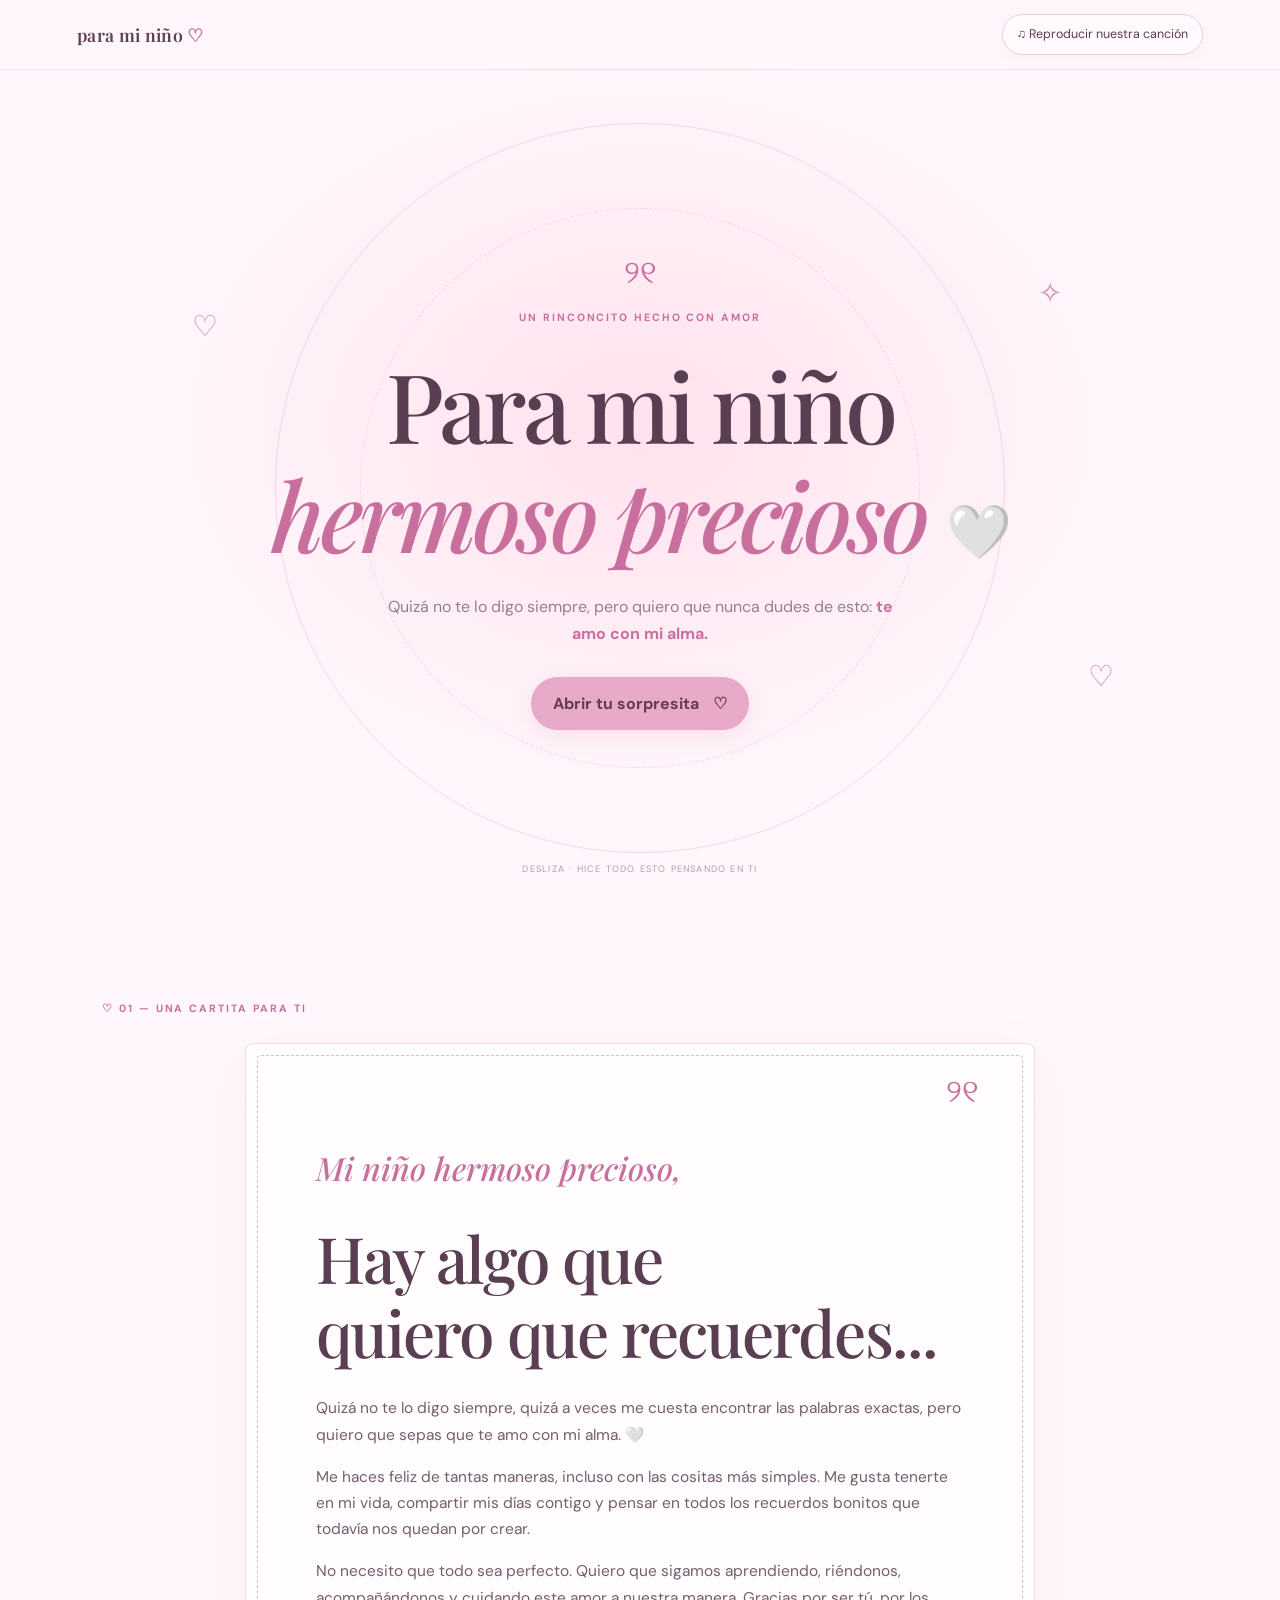
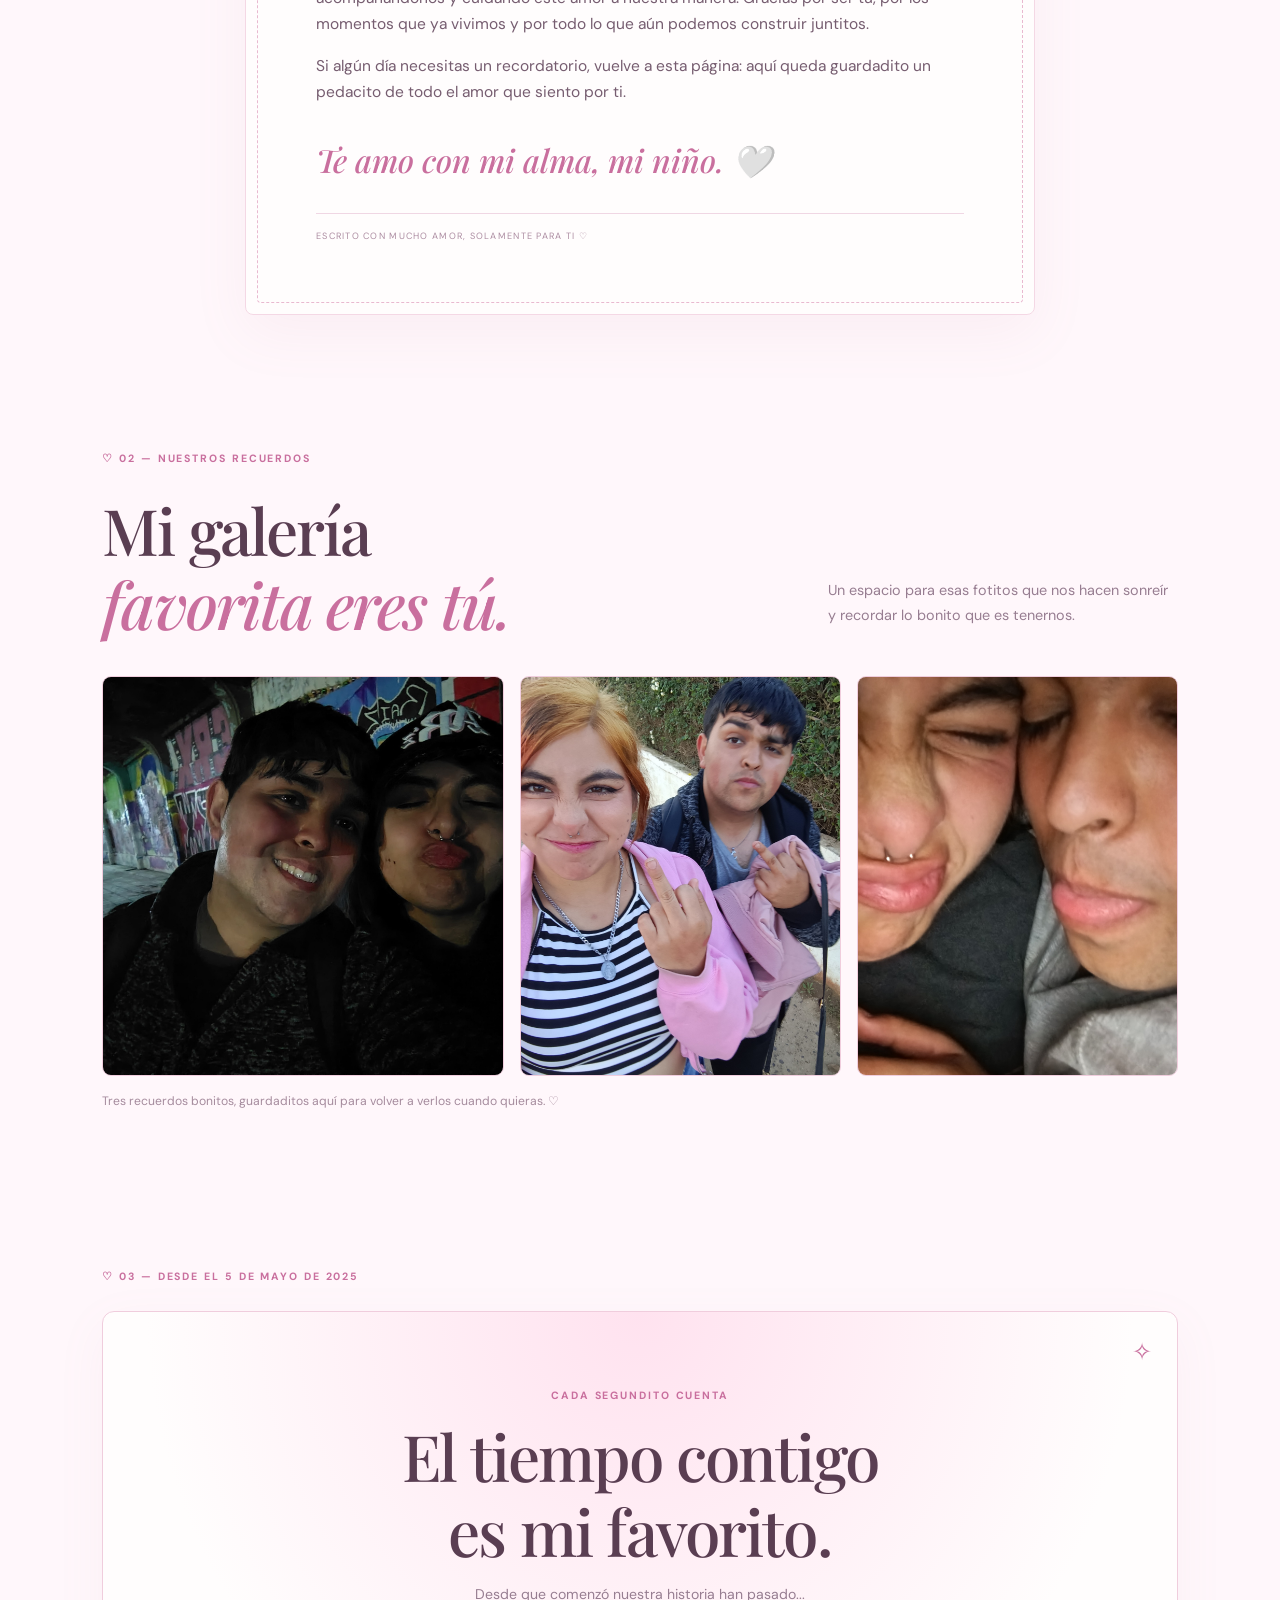
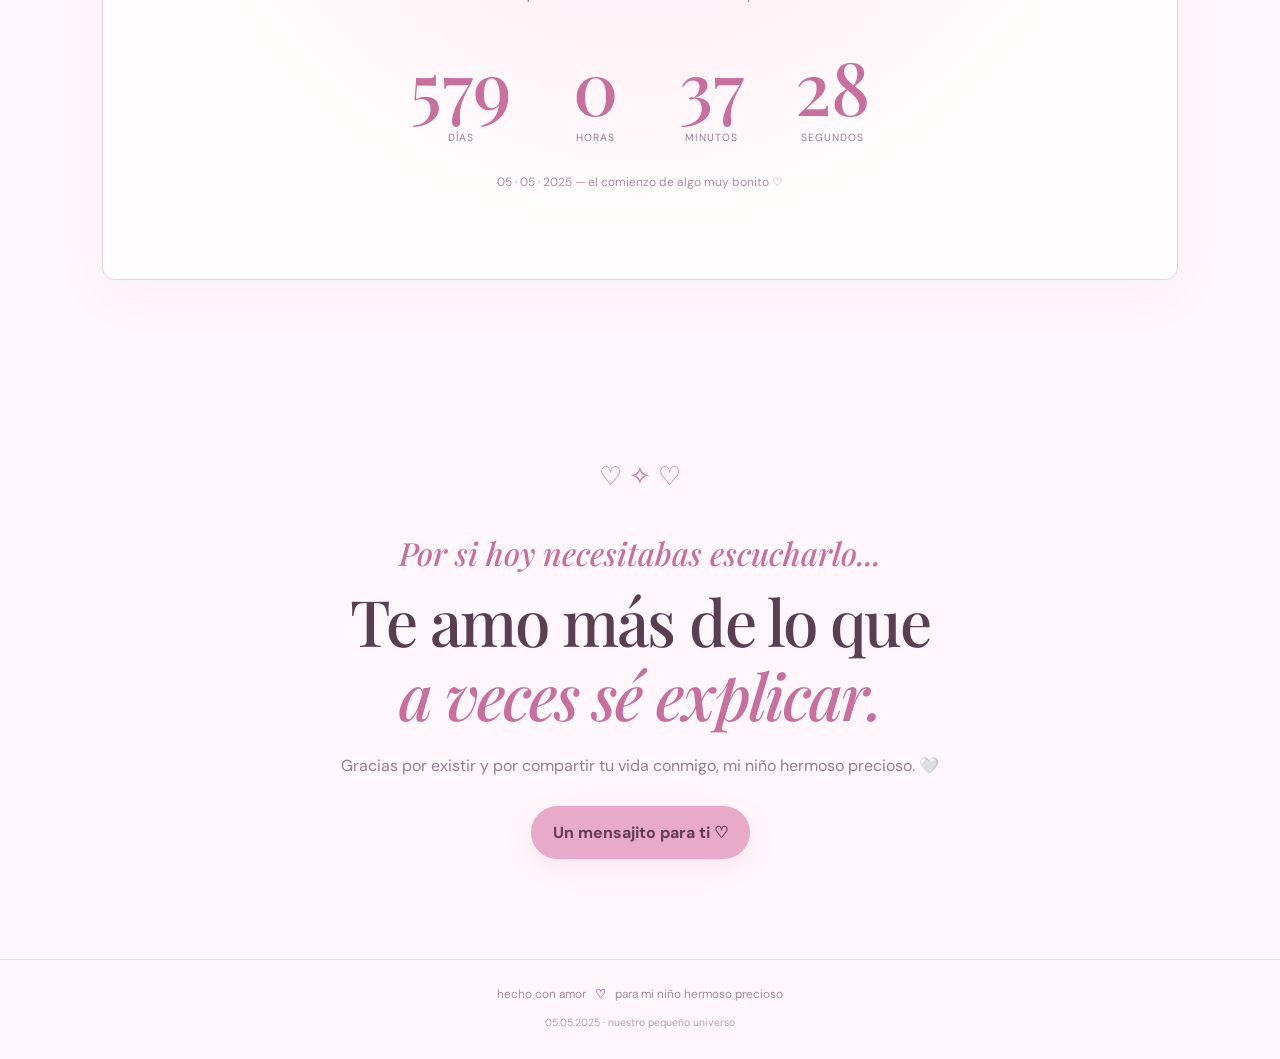
<file: index.html>
<!doctype html>
<html lang="es">


  <head>
  <meta charset="utf-8">
  <meta name="viewport" content="width=device-width, initial-scale=1">
  <meta name="theme-color" content="#fff2f8">
  <meta name="description" content="Un rinconcito dulce hecho con amor para mi niño hermoso precioso.">
  <title>Para mi niño hermoso precioso 🤍</title>
  <link rel="stylesheet" href="styles.css">
</head>
<body>
  <div class="sparkle-field" aria-hidden="true"><span>✧</span><span>♡</span><span>✦</span><span>♡</span><span>✧</span><span>✦</span><span>♡</span></div>
  <header class="topbar">
    <a class="brand" href="#inicio">para mi niño <span>♡</span></a>
    <button class="music-toggle" id="musicToggle" type="button" aria-pressed="false">♫ <span>Reproducir nuestra canción</span></button>
  </header>

  <main>
    <section class="hero" id="inicio">
      <div class="halo halo-one"></div><div class="halo halo-two"></div>
      <div class="hero-bow" aria-hidden="true">୨୧</div>
      <p class="eyebrow">UN RINCONCITO HECHO CON AMOR</p>
      <h1>Para mi niño<br><em>hermoso precioso</em> <span class="heart">🤍</span></h1>
      <p class="hero-copy">Quizá no te lo digo siempre, pero quiero que nunca dudes de esto: <strong>te amo con mi alma.</strong></p>
      <button class="primary-btn" id="surpriseBtn" type="button">Abrir tu sorpresita <span>♡</span></button>
      <div class="floating-heart h1">♡</div><div class="floating-heart h2">✧</div><div class="floating-heart h3">♡</div>
      <div class="scroll-note">DESLIZA · HICE TODO ESTO PENSANDO EN TI</div>
    </section>

    <section class="section intro" id="carta">
      <div class="section-label">♡ 01 — UNA CARTITA PARA TI</div>
      <div class="letter-card">
        <div class="letter-deco">୨୧</div>
        <p class="script">Mi niño hermoso precioso,</p>
        <h2>Hay algo que<br>quiero que recuerdes...</h2>
        <p>Quizá no te lo digo siempre, quizá a veces me cuesta encontrar las palabras exactas, pero quiero que sepas que te amo con mi alma. 🤍</p>
        <p>Me haces feliz de tantas maneras, incluso con las cositas más simples. Me gusta tenerte en mi vida, compartir mis días contigo y pensar en todos los recuerdos bonitos que todavía nos quedan por crear.</p>
        <p>No necesito que todo sea perfecto. Quiero que sigamos aprendiendo, riéndonos, acompañándonos y cuidando este amor a nuestra manera. Gracias por ser tú, por los momentos que ya vivimos y por todo lo que aún podemos construir juntitos.</p>
        <p>Si algún día necesitas un recordatorio, vuelve a esta página: aquí queda guardadito un pedacito de todo el amor que siento por ti.</p>
        <p class="script signoff">Te amo con mi alma, mi niño. 🤍</p>
        <div class="letter-footer">ESCRITO CON MUCHO AMOR, SOLAMENTE PARA TI ♡</div>
      </div>
    </section>

    <section class="section memories" id="recuerdos">
      <div class="section-label">♡ 02 — NUESTROS RECUERDOS</div>
      <div class="section-heading">
        <h2>Mi galería<br><em>favorita eres tú.</em></h2>
        <p>Un espacio para esas fotitos que nos hacen sonreír y recordar lo bonito que es tenernos.</p>
      </div>
      <div class="photo-grid">
        <div class="photo-slot large">
          <img id="preview1" src="assets/photo1_20261013_234602_0000.png" alt="Nuestro recuerdo favorito" loading="lazy">
        </div>
        <div class="photo-slot">
          <img id="preview2" src="assets/photo2_20261013_234652_0000.png" alt="Un día bonito" loading="lazy">
        </div>
        <div class="photo-slot">
          <img id="preview3" src="assets/photo3_20261013_234741_0000.png" alt="Una foto de nosotros" loading="lazy">
        </div>
      </div>
      <p class="photo-tip">Tres recuerdos bonitos, guardaditos aquí para volver a verlos cuando quieras. ♡</p>
    </section>

    <section class="section timer-section" id="contador">
      <div class="section-label">♡ 03 — DESDE EL 5 DE MAYO DE 2025</div>
      <div class="timer-panel">
        <span class="tiny-star">✧</span>
        <p class="eyebrow">CADA SEGUNDITO CUENTA</p>
        <h2>El tiempo contigo<br>es mi favorito.</h2>
        <p class="timer-caption">Desde que comenzó nuestra historia han pasado...</p>
        <div class="counter" aria-live="polite">
          <div><strong id="days">—</strong><span>días</span></div>
          <div><strong id="hours">—</strong><span>horas</span></div>
          <div><strong id="minutes">—</strong><span>minutos</span></div>
          <div><strong id="seconds">—</strong><span>segundos</span></div>
        </div>
        <p class="date-caption">05 · 05 · 2025 — el comienzo de algo muy bonito ♡</p>
      </div>
    </section>

    <section class="section final-note">
      <div class="final-sparkle">♡ ✧ ♡</div>
      <p class="script">Por si hoy necesitabas escucharlo...</p>
      <h2>Te amo más de lo que<br><em>a veces sé explicar.</em></h2>
      <p>Gracias por existir y por compartir tu vida conmigo, mi niño hermoso precioso. 🤍</p>
      <button class="primary-btn" id="heartBtn" type="button">Un mensajito para ti ♡</button>
      <p id="heartMessage" class="heart-message" hidden>Mi niño precioso: te mando un abrazo enorme, un besito en la frente y todo mi amor. Siempre guarda este recordatorio cerquita de tu corazón. 🤍</p>
    </section>
  </main>

  <footer><span>hecho con amor</span> <b>♡</b> <span>para mi niño hermoso precioso</span><small>05.05.2025 · nuestro pequeño universo</small></footer>

  <audio id="bgMusic" loop preload="none">
    <!-- Copia tu MP3 a la carpeta assets y ponle el nombre cancion.mp3 -->
    <source src="assets/cancion.mp3" type="audio/mpeg">
  </audio>
  <script src="script.js"></script>
</body>
</html>
</file>
<file: styles.css>
@import url('https://fonts.googleapis.com/css2?family=DM+Sans:wght@400;500;600;700&family=Playfair+Display:ital,wght@0,500;0,600;0,700;1,500;1,600&display=swap');
:root{--bg:#fff7fb;--panel:#fffafd;--ink:#5a3e52;--muted:#977d91;--pink:#e9a9c8;--pinkdeep:#c96f9e;--pinklight:#ffe4f0;--line:#f0cddd;--serif:'Playfair Display',Georgia,serif;--sans:'DM Sans',Arial,sans-serif}
*{box-sizing:border-box}html{scroll-behavior:smooth;scroll-padding-top:80px}body{margin:0;background:var(--bg);color:var(--ink);font-family:var(--sans);line-height:1.7;overflow-x:hidden}.topbar{height:70px;position:sticky;top:0;z-index:10;display:flex;align-items:center;justify-content:space-between;padding:0 clamp(18px,6vw,85px);background:#fff7fbe8;backdrop-filter:blur(14px);border-bottom:1px solid #f0cddd90}.brand{color:var(--ink);font:600 1.1rem var(--serif);text-decoration:none;letter-spacing:.02em}.brand span{color:var(--pinkdeep)}button{font:inherit;cursor:pointer}.music-toggle{background:#fffafd;border:1px solid var(--line);color:var(--ink);padding:9px 14px;border-radius:999px;font-size:.78rem;box-shadow:0 4px 15px #b96b9110}.music-toggle:hover,.music-toggle[aria-pressed=true]{background:var(--pinklight);border-color:var(--pink)}.hero{min-height:calc(100svh - 70px);display:flex;flex-direction:column;align-items:center;justify-content:center;text-align:center;padding:80px 22px 75px;position:relative;isolation:isolate;overflow:hidden;background:radial-gradient(ellipse at 50% 43%,#ffe1ee 0%,#fff7fb 56%,#fff7fb 100%)}.halo{position:absolute;border:1px solid #e9a9c866;border-radius:50%;z-index:-1}.halo-one{width:min(85vw,730px);aspect-ratio:1}.halo-two{width:min(68vw,560px);aspect-ratio:1;border-style:dashed;animation:spin 100s linear infinite}.hero-bow{font-size:2rem;color:var(--pinkdeep);margin-bottom:10px}.eyebrow,.section-label{font-size:.66rem;letter-spacing:.18em;font-weight:700;color:var(--pinkdeep);margin:0 0 23px}.hero h1{font:500 clamp(2.65rem,7.5vw,6.3rem)/1.14 var(--serif);letter-spacing:-.04em;margin:0;max-width:1000px}.hero h1 em,.section-heading em,.final-note h2 em{color:var(--pinkdeep);font-weight:500}.heart{font-size:.55em;vertical-align:middle}.hero-copy{color:var(--muted);max-width:510px;margin:24px auto 30px;font-size:1rem}.hero-copy strong{color:var(--pinkdeep);font-weight:700}.primary-btn{border:0;border-radius:999px;background:var(--pink);color:#633d55;font-weight:700;padding:13px 22px;box-shadow:0 8px 25px #d77eaa25;transition:transform .2s,background .2s}.primary-btn:hover{transform:translateY(-2px);background:#f2bfd7}.primary-btn span{margin-left:10px}.floating-heart{position:absolute;color:#d98bb2;font-size:1.8rem;animation:float 5s ease-in-out infinite}.h1{left:15%;top:28%}.h2{right:17%;top:24%;animation-delay:-2s}.h3{right:13%;bottom:24%;animation-delay:-3.4s}.scroll-note{position:absolute;bottom:22px;font-size:.58rem;letter-spacing:.13em;color:#b49aab}.sparkle-field span{position:fixed;z-index:-1;color:#e7a4c5;opacity:.5;pointer-events:none}.sparkle-field span:nth-child(1){top:18%;left:4%}.sparkle-field span:nth-child(2){top:46%;right:5%;font-size:1.5rem}.sparkle-field span:nth-child(3){top:73%;left:7%}.sparkle-field span:nth-child(4){top:84%;right:8%;font-size:1.3rem}.sparkle-field span:nth-child(5){top:62%;right:3%}.sparkle-field span:nth-child(6){top:10%;right:25%}.section{padding:100px clamp(20px,8vw,125px);max-width:1300px;margin:auto}.section-label{margin-bottom:25px}.letter-card{max-width:790px;margin:auto;background:#fffdfd;color:var(--ink);padding:clamp(30px,6vw,70px);position:relative;border:1px solid #f4d8e5;box-shadow:0 18px 55px #bd7f9b14;border-radius:8px}.letter-card:before{content:"";position:absolute;inset:11px;border:1px dashed #e9b9d0;pointer-events:none;border-radius:4px}.letter-deco{position:absolute;right:clamp(27px,5vw,55px);top:20px;color:var(--pinkdeep);font-size:2rem}.script{font:italic 500 clamp(1.4rem,3vw,2rem) var(--serif);color:var(--pinkdeep)}.letter-card h2,.section-heading h2,.timer-panel h2,.final-note h2{font:500 clamp(2.1rem,5vw,4rem)/1.16 var(--serif);letter-spacing:-.03em;margin:10px 0 26px}.letter-card p:not(.script){max-width:650px;color:#765d70;font-size:.97rem}.letter-card .signoff{margin-top:32px}.letter-footer{border-top:1px solid #f0d7e4;padding-top:15px;margin-top:25px;font-size:.57rem;letter-spacing:.14em;color:#ac8ca1}.memories{padding-top:35px}.section-heading{display:flex;align-items:end;justify-content:space-between;gap:35px;margin-bottom:34px}.section-heading h2{margin:0}.section-heading>p{max-width:350px;color:var(--muted);font-size:.9rem}.photo-grid{display:grid;grid-template-columns:1.25fr 1fr 1fr;gap:16px}.photo-slot{min-height:275px;position:relative;overflow:hidden;background:linear-gradient(145deg,#ffe6f1,#fffafd);border:1px solid #f0cddd;display:flex;align-items:center;justify-content:center;text-align:center;cursor:pointer;border-radius:9px;transition:transform .2s,border-color .2s}.photo-slot.large{min-height:400px}.photo-slot:hover{border-color:var(--pinkdeep);transform:translateY(-3px)}.photo-slot input{position:absolute;width:1px;height:1px;opacity:0}.photo-slot img{position:absolute;width:100%;height:100%;object-fit:cover;inset:0}.photo-placeholder{padding:20px;display:flex;flex-direction:column;align-items:center;gap:8px;color:var(--muted)}.photo-placeholder b{display:grid;place-items:center;width:45px;height:45px;border:1px solid #e5a6c5;border-radius:50%;font-size:1.25rem;color:var(--pinkdeep);font-weight:400;background:#fff9fc}.photo-placeholder strong{color:var(--ink);font:500 1.1rem var(--serif)}.photo-placeholder small{font-size:.72rem}.photo-slot:has(img:not([hidden])) .photo-placeholder{display:none}.photo-tip{font-size:.76rem;color:#a58b9d;margin-top:15px}.timer-section{padding-top:45px}.timer-panel{position:relative;text-align:center;border:1px solid var(--line);border-radius:12px;padding:clamp(35px,7vw,75px) 20px;background:radial-gradient(ellipse at 50% 0%,#ffe2ef 0%,transparent 65%),#fffdfd;box-shadow:0 15px 50px #bd7f9b10}.tiny-star{position:absolute;top:20px;right:25px;color:var(--pinkdeep);font-size:1.5rem}.timer-panel .eyebrow{margin-bottom:14px}.timer-panel h2{margin-bottom:15px}.timer-caption{color:var(--muted);font-size:.88rem}.counter{display:flex;justify-content:center;gap:clamp(12px,4vw,55px);margin:34px 0 25px}.counter div{min-width:65px;display:flex;flex-direction:column}.counter strong{font:500 clamp(2.3rem,6vw,4.6rem)/1.2 var(--serif);color:var(--pinkdeep);font-variant-numeric:tabular-nums}.counter span{font-size:.65rem;letter-spacing:.1em;text-transform:uppercase;color:var(--muted)}.date-caption{color:#ac8ca1;font-size:.75rem}.final-note{text-align:center;padding-top:75px;padding-bottom:100px}.final-sparkle{font-size:1.6rem;color:var(--pinkdeep);margin-bottom:16px}.final-note .script{margin-bottom:10px}.final-note h2{margin:0 0 20px}.final-note>p:not(.script):not(.heart-message){color:var(--muted);margin-bottom:27px}.heart-message{max-width:520px;margin:20px auto 0;color:var(--pinkdeep);background:#fffafd;border:1px solid var(--line);border-radius:12px;padding:18px 22px;animation:fadein .5s ease}footer{border-top:1px solid #f0d7e4;display:flex;align-items:center;justify-content:center;gap:9px;flex-wrap:wrap;padding:24px 20px 28px;color:#a58b9d;font-size:.74rem}footer b{color:var(--pinkdeep)}footer small{flex-basis:100%;text-align:center;color:#b49eae;font-size:.65rem}@keyframes spin{to{transform:rotate(360deg)}}@keyframes float{0%,100%{transform:translateY(0) rotate(-5deg)}50%{transform:translateY(-12px) rotate(8deg)}}@keyframes fadein{from{opacity:0;transform:translateY(8px)}to{opacity:1;transform:translateY(0)}}@media(max-width:720px){.hero{min-height:calc(90svh - 70px);padding-top:70px}.hero-copy{font-size:.9rem;max-width:370px}.section{padding-top:72px;padding-bottom:72px}.section-heading{display:block}.section-heading>p{margin-top:16px}.photo-grid{grid-template-columns:1fr 1fr}.photo-slot.large{grid-column:1/-1;min-height:320px}.photo-slot{min-height:210px}.counter{gap:12px}.counter div{min-width:55px}.counter span{font-size:.55rem}.letter-card{padding:35px 27px}.letter-card:before{inset:8px}.letter-card p:not(.script){font-size:.9rem}.letter-deco{top:15px;right:23px}.timer-panel h2{font-size:2.5rem}.h1{left:7%;top:24%}.h2{right:7%;top:19%}.h3{right:6%;bottom:20%}}@media(max-width:390px){.music-toggle{padding:8px 10px}.music-toggle span{font-size:.66rem}.counter{gap:8px}.counter div{min-width:48px}.counter strong{font-size:2rem}.counter span{font-size:.48rem}.photo-grid{gap:10px}.photo-slot{min-height:180px}.photo-slot.large{min-height:260px}}@media(prefers-reduced-motion:reduce){*,*::before,*::after{scroll-behavior:auto!important;animation:none!important;transition:none!important}}
</file>
